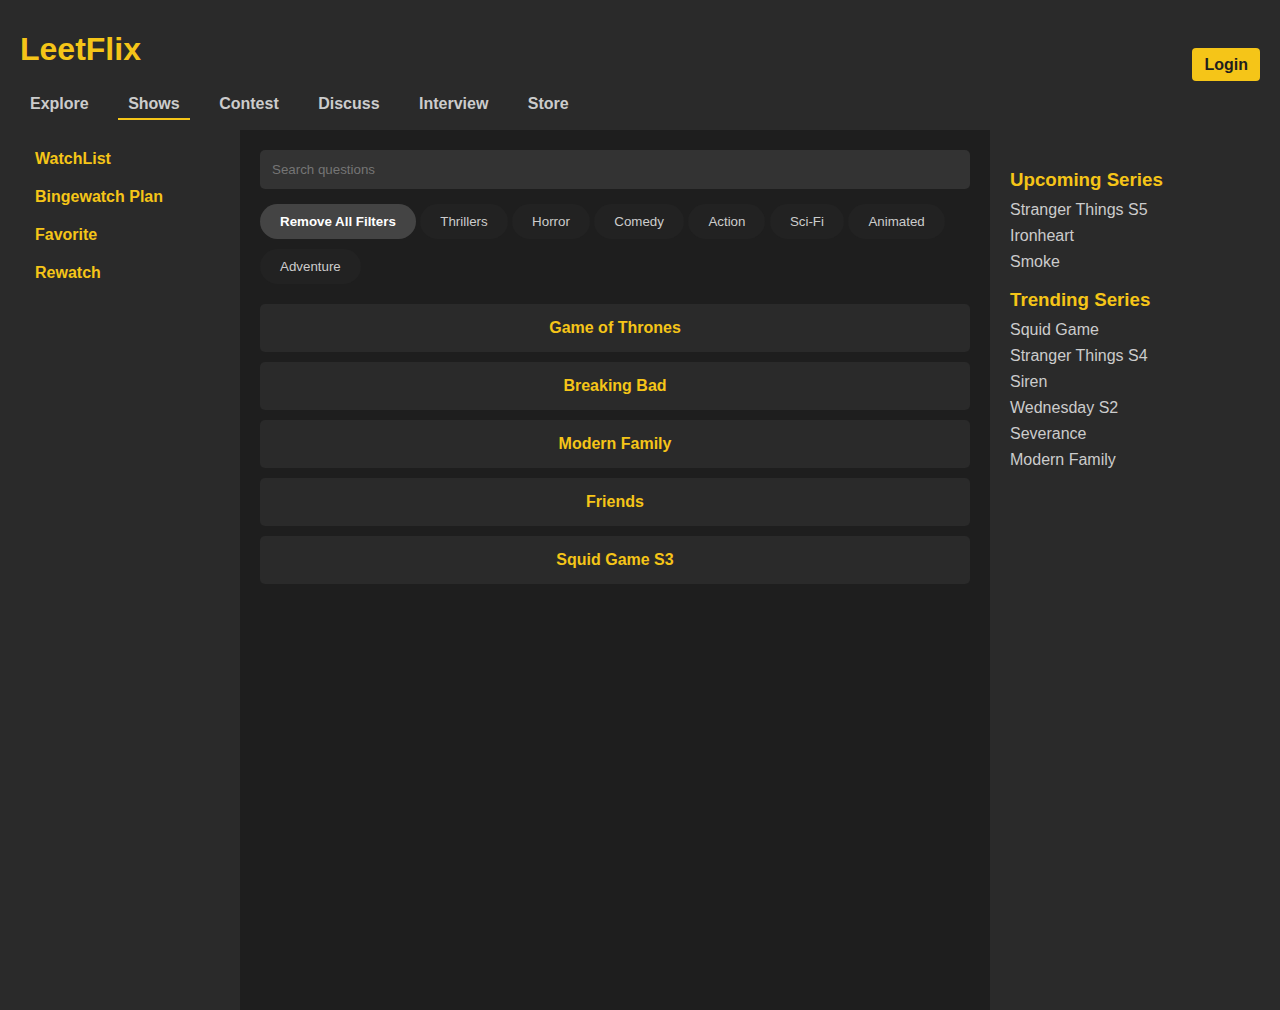
<file: index.html>
<!DOCTYPE html>
<html lang="en">

<head>
    <meta charset="UTF-8">
    <meta name="viewport" content="width=device-width, initial-scale=1.0">
    <title>LeetFlix</title>
    <link rel="stylesheet" href="style.css">
    <script src="script.js" defer></script>
</head>

<body>
    <header>
        <div class="nav-top">
            <h1>LeetFlix</h1>
            <nav>
                <a href="#">Explore</a>
                <a href="#" class="active">Shows</a>
                <a href="#">Contest</a>
                <a href="#">Discuss</a>
                <a href="#">Interview</a>
                <a href="#">Store</a>
            </nav>
        </div>

        <!-- Nav buttons -->
        <div class="nav-right">
            <a href="#" id="navButton" class="my-profile">Login</a> <!-- Default text -->
            <button id="logoutButton" class="logout" style="display:none;">Logout</button>
        </div>
    </header>

    <div class="container">
        <aside class="sidebar">
            <div class="watchlist"><a class="sidebar-a" href="#">WatchList</a></div>
            <div class="bingewatch-plan"><a class="sidebar-a" href="#">Bingewatch Plan</a></div>
            <div class="favs">
                <div><a href="#">Favorite</a></div>
                <div><a href="#">Rewatch</a></div>
            </div>
        </aside>

        <main>
            <div class="filters">
                <input type="text" id="searchInput" placeholder="Search questions" onkeyup="filterProblems()" />
                <div class="tags">
                    <button id="clearFilters">Remove All Filters</button>
                    <button>Thrillers</button>
                    <button>Horror</button>
                    <button>Comedy</button>
                    <button>Action</button>
                    <button>Sci-Fi</button>
                    <button>Animated</button>
                    <button>Adventure</button>
                </div>
            </div>

            <div class="problems" id="problemsList">
                <div class="problem"><a href="#">Game of Thrones</a></div>
                <div class="problem"><a href="#">Breaking Bad</a></div>
                <div class="problem"><a href="#">Modern Family</a></div>
                <div class="problem"><a href="#">Friends</a></div>
                <div class="problem"><a href="#">Squid Game S3</a></div>
            </div>
        </main>

        <aside class="right-sidebar">
            <div class="calendar">
                <h3>Upcoming Series</h3>
                <span>Stranger Things S5</span>
                <span>Ironheart</span>
                <span>Smoke</span>
            </div>
            <div class="trending_series">
                <h3>Trending Series</h3>
                <span>Squid Game</span>
                <span>Stranger Things S4</span>
                <span>Siren</span>
                <span>Wednesday S2</span>
                <span>Severance</span>
                <span>Modern Family</span>
            </div>
        </aside>
    </div>
</body>

</html>
</file>
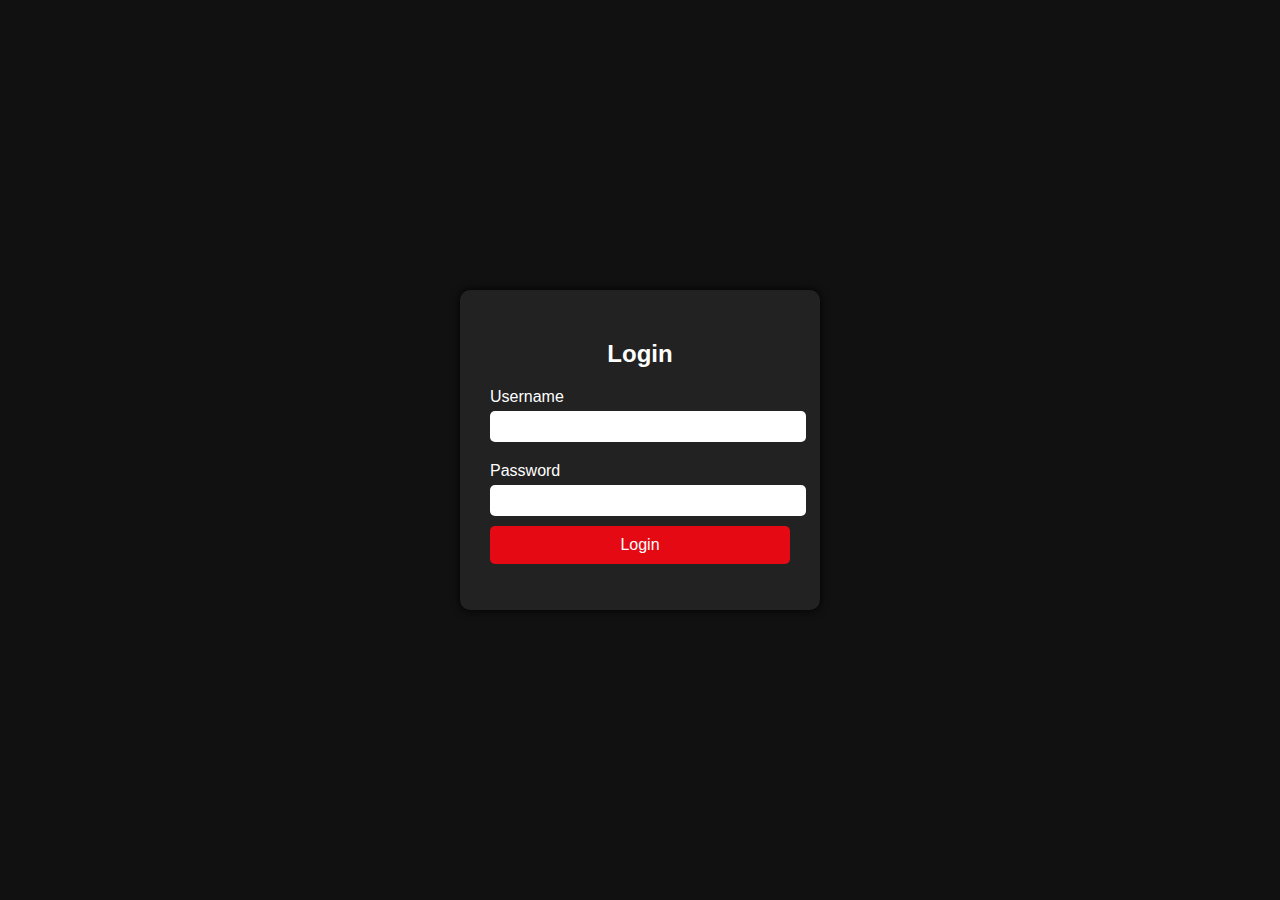
<file: login.html>
<!DOCTYPE html>
<html lang="en">

<head>
    <meta charset="UTF-8">
    <meta name="viewport" content="width=device-width, initial-scale=1.0">
    <title>Login - LeetFlix</title>
    <style>
        body {
            font-family: Arial, sans-serif;
            background-color: #111;
            color: #fff;
            display: flex;
            justify-content: center;
            align-items: center;
            height: 100vh;
            margin: 0;
        }

        .login-container {
            background-color: #222;
            padding: 30px;
            border-radius: 10px;
            width: 300px;
            box-shadow: 0 0 10px #000;
        }

        h2 {
            text-align: center;
            margin-bottom: 20px;
        }

        label {
            display: block;
            margin: 10px 0 5px;
        }

        input {
            width: 100%;
            padding: 8px;
            border-radius: 5px;
            border: none;
            margin-bottom: 10px;
        }

        button {
            width: 100%;
            padding: 10px;
            background-color: #e50914;
            color: #fff;
            border: none;
            border-radius: 5px;
            cursor: pointer;
            font-size: 16px;
        }

        .error-message {
            color: #ff4c4c;
            text-align: center;
            margin-top: 10px;
        }
    </style>
</head>

<body>
    <div class="login-container">
        <h2>Login</h2>
        <form id="loginForm">
            <label for="username">Username</label>
            <input type="text" id="username" required>

            <label for="password">Password</label>
            <input type="password" id="password" required>

            <button type="submit">Login</button>
        </form>
        <p id="errorMessage" class="error-message"></p>
    </div>

    <script>
        document.addEventListener("DOMContentLoaded", () => {
            const loginForm = document.getElementById("loginForm");
            const errorMessage = document.getElementById("errorMessage");

            // Hardcoded users for testing
            const users = [
                { username: "premiumUser", password: "pass123", premium: true },  // Added 'premium' flag
                { username: "user1", password: "pass1", premium: false }           // Added 'premium' flag
            ];

            loginForm.addEventListener("submit", (e) => {
                e.preventDefault();

                const username = document.getElementById("username").value.trim();
                const password = document.getElementById("password").value.trim();

                const user = users.find(u => u.username === username && u.password === password);

                if (user) {
                    // Store user info in localStorage to track login and premium status
                    localStorage.setItem('loggedInUser', JSON.stringify(user));
                    // Redirect to index.html after login
                    window.location.href = "index.html";
                } else {
                    errorMessage.textContent = "Invalid username or password.";
                }
            });
        });
    </script>


</body>

</html>
</file>
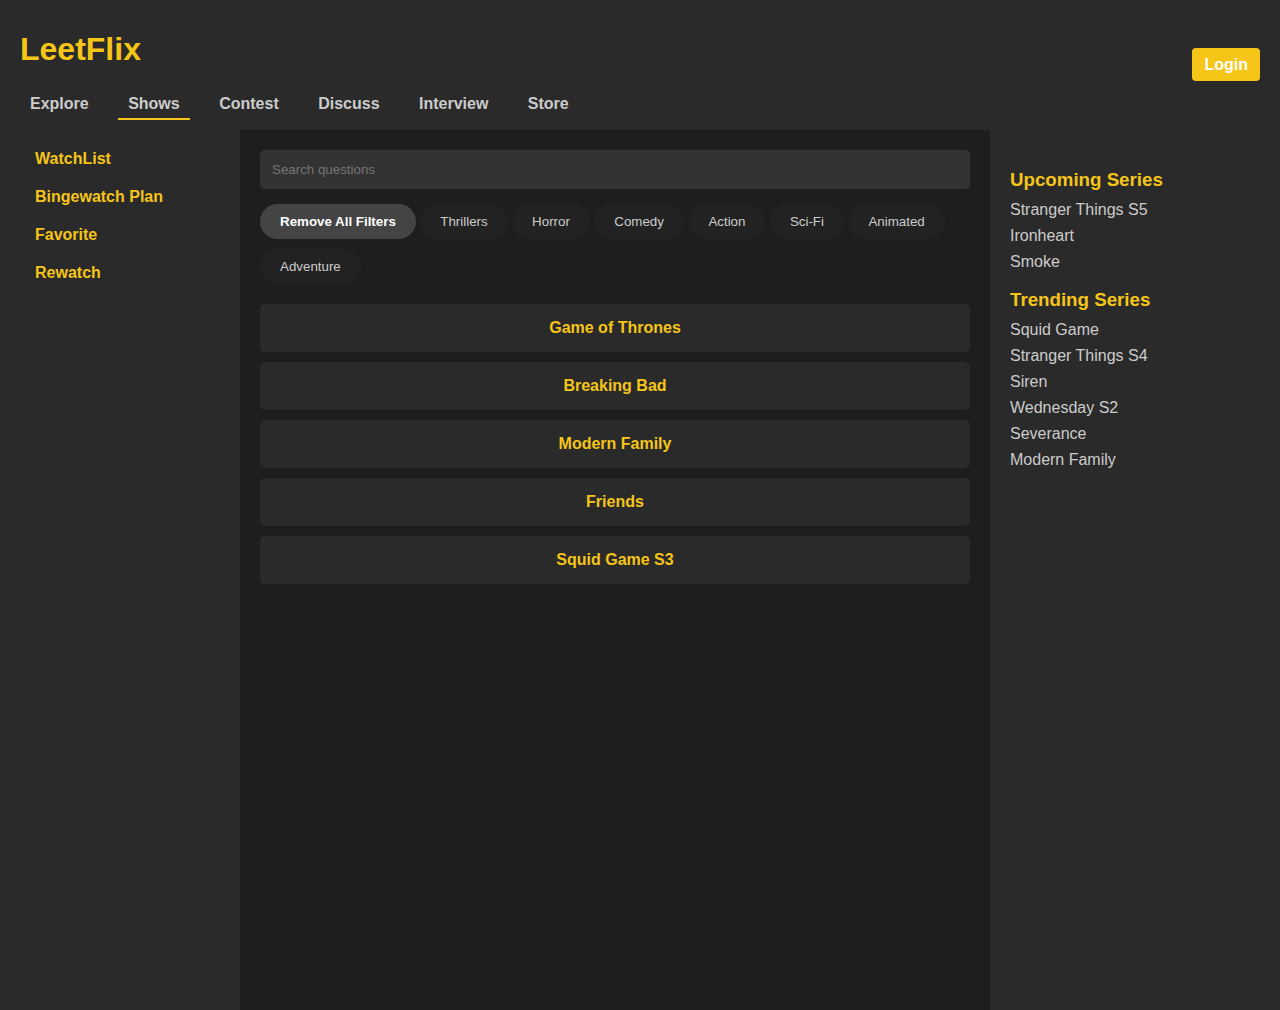
<file: shows.html>
<!DOCTYPE html>
<html lang="en">

<head>
    <meta charset="UTF-8">
    <meta name="viewport" content="width=device-width, initial-scale=1.0">
    <title>LeetFlix</title>
    <link rel="stylesheet" href="shows.css">
    <script src="shows.js" defer></script>
</head>

<body>
    <header>
        <div class="nav-top">
            <h1>LeetFlix</h1>
            <nav>
                <a href="#">Explore</a>
                <a href="#" class="active">Shows</a>
                <a href="#">Contest</a>
                <a href="#">Discuss</a>
                <a href="#">Interview</a>
                <a href="#">Store</a>
            </nav>
        </div>
        <div class="nav-right dropdown">
            <a href="#" id="navButton" class="login-btn">Login</a>
            <div id="profileDropdown" class="dropdown-content"></div>
        </div>
    </header>

    <div class="container">
        <aside class="sidebar">
            <div class="watchlist"><a class="sidebar-a" href="#">WatchList</a></div>
            <div class="bingewatch-plan"><a class="sidebar-a" href="#">Bingewatch Plan</a></div>
            <div class="favs">
                <div><a href="#">Favorite</a></div>
                <div><a href="#">Rewatch</a></div>
            </div>
        </aside>

        <main>
            <div class="filters">
                <input type="text" id="searchInput" placeholder="Search questions" onkeyup="filterProblems()" />
                <div class="tags">
                    <button id="clearFilters">Remove All Filters</button>
                    <button>Thrillers</button>
                    <button>Horror</button>
                    <button>Comedy</button>
                    <button>Action</button>
                    <button>Sci-Fi</button>
                    <button>Animated</button>
                    <button>Adventure</button>
                </div>
            </div>

            <div class="problems" id="problemsList">
                <div class="problem"><a href="#">Game of Thrones</a></div>
                <div class="problem"><a href="#">Breaking Bad</a></div>
                <div class="problem"><a href="#">Modern Family</a></div>
                <div class="problem"><a href="#">Friends</a></div>
                <div class="problem"><a href="#">Squid Game S3</a></div>
            </div>
        </main>

        <aside class="right-sidebar">
            <div class="calendar">
                <h3>Upcoming Series</h3>
                <span>Stranger Things S5</span>
                <span>Ironheart</span>
                <span>Smoke</span>
            </div>
            <div class="trending_series">
                <h3>Trending Series</h3>
                <span>Squid Game</span>
                <span>Stranger Things S4</span>
                <span>Siren</span>
                <span>Wednesday S2</span>
                <span>Severance</span>
                <span>Modern Family</span>
            </div>
        </aside>
    </div>
</body>

</html>
</file>
<file: style.css>
body {
    margin: 0;
    font-family: 'Arial', sans-serif;
    background-color: #1e1e1e;
    color: #ccc;
    display: flex;
    flex-direction: column;
    opacity: 0; /* start invisible for fade-in */
    transition: opacity 0.5s ease;
}

body.visible {
    opacity: 1; /* fade-in effect */
}

body.fade-out {
    opacity: 0; /* fade-out effect for logout */
}

header {
    display: flex;
    justify-content: space-between;
    align-items: center;
    background-color: #2a2a2a;
    padding: 10px 20px;
}

header h1 {
    color: #f5c518;
    margin-right: 20px;
}

.login-btn {
    background-color: #f5c518;
    color: #fff;
    padding: 8px 12px;
    border-radius: 4px;
    text-decoration: none;
    font-weight: bold;
    transition: all 0.3s ease;
}

.login-btn:hover {
    background-color: transparent;
    color: #f5c518;
    border: 2px solid #f5c518;
}


.logout {
  background-color: #f44336;
  border: none;
  padding: 8px 12px;
  border-radius: 4px;
  cursor: pointer;
  color: #fff;
  font-weight: bold;
  margin-left: 10px;
}

.logout:hover {
  background-color: transparent;
  color: #f44336;
  border: 2px solid #f44336;
  transition: 0.3s;
}

/* Dropdown container */
.dropdown {
    position: relative;
    display: inline-block;
}

/* Dropdown menu hidden by default */
.dropdown-content {
    display: none;
    position: absolute;
    right: 0;
    background-color: #222;
    min-width: 150px;
    box-shadow: 0px 8px 16px rgba(0,0,0,0.5);
    z-index: 100;
    border-radius: 5px;
}

/* Menu items */
.dropdown-content a {
    color: #ccc;
    padding: 10px 15px;
    text-decoration: none;
    display: block;
    transition: background 0.3s, color 0.3s;
}

.dropdown-content a:hover {
    background-color: #f5c518;
    color: #000;
}

/* Show dropdown on hover */
.dropdown:hover .dropdown-content {
    display: block;
}

nav a {
    margin-right: 15px;
    color: #ccc;
    text-decoration: none;
    font-weight: bold;
}

nav a.active {
    border-bottom: 2px solid #f5c518;
}

nav a.active:hover {
    border-bottom: 3px solid #ccc;
}

.sidebar a {
    color: #f5c518;
    background-color: transparent;
    text-decoration: none;
    padding: 10px 15px;
    transition: background-color 0.4s ease, color 0.4s ease;
}

.sidebar a:hover {
    background-color: #ccc;
    color: #000000;
}

.nav-top a {
    color: #ccc;
    text-decoration: none;
    padding: 5px 10px;
    display: inline-block;
    transition: all 0.3s ease;
}

.nav-top a:hover {
    color: #f5c518;
    border-bottom: 3px solid #ccc;
    background-color: #222;
    transform: scale(1.1);
}

.my-profile {
    background-color: #f5c518;
    padding: 8px 12px;
    border-radius: 4px;
    cursor: pointer;
    color: #1e1e1e;
    font-weight: bold;
    text-decoration: none;
}

.my-profile:hover {
    color: #f5c518;
    background-color: transparent;
    text-decoration: none;
    border: 2px solid black;
    transition: background-color 0.4s ease, color 0.4s ease;
}

.container {
    display: flex;
}

.sidebar {
    background-color: #2a2a2a;
    padding: 20px;
    min-width: 200px;
    height: calc(100vh - 60px);
}

.sidebar div {
    margin-bottom: 20px;
    font-weight: bold;
}

main {
    flex: 1;
    padding: 20px;
}

#clearFilters {
    background-color: #444;
    color: #fff;
    padding: 10px 20px;
    border-radius: 25px;
    border: none;
    cursor: pointer;
    font-weight: bold;
    margin-bottom: 10px;
    transition: all 0.3s ease;
}

#clearFilters:hover {
    background-color: #555;
}

.filters {
    display: flex;
    flex-direction: column;
    gap: 15px;
    margin-bottom: 20px;
}

.filters input {
    padding: 12px;
    border-radius: 5px;
    border: none;
    background-color: #333;
    color: #ccc;
}

.filters .tags button {
    background-color: #222;       /* default background */
    color: #ccc;                  /* default text color */
    padding: 10px 20px;
    border-radius: 25px;
    border: none;
    cursor: pointer;
    font-weight: normal;
    transition: all 0.3s ease;   /* smooth hover & toggle transitions */
}

/* Hover effect */
.filters .tags button:hover {
    background-color: #333;       /* slightly lighter on hover */
    color: rgb(0, 160, 0);        /* highlight text on hover */
    font-weight: bold;
}

/* Pressed (temporary click) effect */
.filters .tags button:active {
    background-color: #444;       /* darker for pressed feel */
    color: rgb(0, 160, 0);
    font-weight: bold;
    border: 1.5px solid rgb(0, 160, 0);
}

/* Remembered clicked state */
.filters .tags button.active {
    background-color: #333;       /* darker for pressed feel */
    color: rgb(0, 160, 0);
    font-weight: bold;
    border: 1.5px solid rgb(0, 160, 0);
}


.problems {
    display: flex;
    flex-direction: column;
    gap: 10px;
}

.problem {
    display: flex;
    justify-content: center;
    align-items: center;
    background-color: #2a2a2a;
    padding: 15px;
    border-radius: 5px;
}
.id{
    display: flex;
    justify-content: left;
    align-items: center;
    background-color: #2a2a2a;
    padding: 15px;
    border-radius: 5px;
}

.problem a, .sidebar a {
    color: #f5c518;
    text-decoration: none;
    font-weight: bold;
}

.difficulty.easy {
    background-color: #4caf50;
    color: #fff;
    padding: 4px 10px;
    border-radius: 5px;
}

.difficulty.medium {
    background-color: #ff9800;
    color: #fff;
    padding: 4px 10px;
    border-radius: 5px;
}

.difficulty.hard {
    background-color: #f44336;
    color: #fff;
    padding: 4px 10px;
    border-radius: 5px;
}

.right-sidebar {
    background-color: #2a2a2a;
    padding: 20px;
    min-width: 250px;
    height: calc(100vh - 60px);
}

.right-sidebar h3 {
    color: #f5c518;
    margin-bottom: 10px;
}

.right-sidebar span {
    display: block;
    margin-bottom: 8px;
}
</file>
<file: shows.css>
body {
    margin: 0;
    font-family: 'Arial', sans-serif;
    background-color: #1e1e1e;
    color: #ccc;
    display: flex;
    flex-direction: column;
    opacity: 0; /* start invisible for fade-in */
    transition: opacity 0.5s ease;
}

body.visible {
    opacity: 1; /* fade-in effect */
}

body.fade-out {
    opacity: 0; /* fade-out effect for logout */
}

header {
    display: flex;
    justify-content: space-between;
    align-items: center;
    background-color: #2a2a2a;
    padding: 10px 20px;
}

header h1 {
    color: #f5c518;
    margin-right: 20px;
}

.login-btn {
    background-color: #f5c518;
    color: #fff;
    padding: 8px 12px;
    border-radius: 4px;
    text-decoration: none;
    font-weight: bold;
    transition: all 0.3s ease;
}

.login-btn:hover {
    background-color: transparent;
    color: #f5c518;
    border: 2px solid #f5c518;
}


.logout {
  background-color: #f44336;
  border: none;
  padding: 8px 12px;
  border-radius: 4px;
  cursor: pointer;
  color: #fff;
  font-weight: bold;
  margin-left: 10px;
}

.logout:hover {
  background-color: transparent;
  color: #f44336;
  border: 2px solid #f44336;
  transition: 0.3s;
}

/* Dropdown container */
.dropdown {
    position: relative;
    display: inline-block;
}

/* Dropdown menu hidden by default */
.dropdown-content {
    display: none;
    position: absolute;
    right: 0;
    background-color: #222;
    min-width: 150px;
    box-shadow: 0px 8px 16px rgba(0,0,0,0.5);
    z-index: 100;
    border-radius: 5px;
}

/* Menu items */
.dropdown-content a {
    color: #ccc;
    padding: 10px 15px;
    text-decoration: none;
    display: block;
    transition: background 0.3s, color 0.3s;
}

.dropdown-content a:hover {
    background-color: #f5c518;
    color: #000;
}

/* Show dropdown on hover */
.dropdown:hover .dropdown-content {
    display: block;
}

nav a {
    margin-right: 15px;
    color: #ccc;
    text-decoration: none;
    font-weight: bold;
}

nav a.active {
    border-bottom: 2px solid #f5c518;
}

nav a.active:hover {
    border-bottom: 3px solid #ccc;
}

.sidebar a {
    color: #f5c518;
    background-color: transparent;
    text-decoration: none;
    padding: 10px 15px;
    transition: background-color 0.4s ease, color 0.4s ease;
}

.sidebar a:hover {
    background-color: #ccc;
    color: #000000;
}

.nav-top a {
    color: #ccc;
    text-decoration: none;
    padding: 5px 10px;
    display: inline-block;
    transition: all 0.3s ease;
}

.nav-top a:hover {
    color: #f5c518;
    border-bottom: 3px solid #ccc;
    background-color: #222;
    transform: scale(1.1);
}

.my-profile {
    background-color: #f5c518;
    padding: 8px 12px;
    border-radius: 4px;
    cursor: pointer;
    color: #1e1e1e;
    font-weight: bold;
    text-decoration: none;
}

.my-profile:hover {
    color: #f5c518;
    background-color: transparent;
    text-decoration: none;
    border: 2px solid black;
    transition: background-color 0.4s ease, color 0.4s ease;
}

.container {
    display: flex;
}

.sidebar {
    background-color: #2a2a2a;
    padding: 20px;
    min-width: 200px;
    height: calc(100vh - 60px);
}

.sidebar div {
    margin-bottom: 20px;
    font-weight: bold;
}

main {
    flex: 1;
    padding: 20px;
}

#clearFilters {
    background-color: #444;
    color: #fff;
    padding: 10px 20px;
    border-radius: 25px;
    border: none;
    cursor: pointer;
    font-weight: bold;
    margin-bottom: 10px;
    transition: all 0.3s ease;
}

#clearFilters:hover {
    background-color: #555;
}

.filters {
    display: flex;
    flex-direction: column;
    gap: 15px;
    margin-bottom: 20px;
}

.filters input {
    padding: 12px;
    border-radius: 5px;
    border: none;
    background-color: #333;
    color: #ccc;
}

.filters .tags button {
    background-color: #222;       /* default background */
    color: #ccc;                  /* default text color */
    padding: 10px 20px;
    border-radius: 25px;
    border: none;
    cursor: pointer;
    font-weight: normal;
    transition: all 0.3s ease;   /* smooth hover & toggle transitions */
}

/* Hover effect */
.filters .tags button:hover {
    background-color: #333;       /* slightly lighter on hover */
    color: rgb(0, 160, 0);        /* highlight text on hover */
    font-weight: bold;
}

/* Pressed (temporary click) effect */
.filters .tags button:active {
    background-color: #444;       /* darker for pressed feel */
    color: rgb(0, 160, 0);
    font-weight: bold;
    border: 1.5px solid rgb(0, 160, 0);
}

/* Remembered clicked state */
.filters .tags button.active {
    background-color: #333;       /* darker for pressed feel */
    color: rgb(0, 160, 0);
    font-weight: bold;
    border: 1.5px solid rgb(0, 160, 0);
}


.problems {
    display: flex;
    flex-direction: column;
    gap: 10px;
}

.problem {
    display: flex;
    justify-content: center;
    align-items: center;
    background-color: #2a2a2a;
    padding: 15px;
    border-radius: 5px;
}
.id{
    display: flex;
    justify-content: left;
    align-items: center;
    background-color: #2a2a2a;
    padding: 15px;
    border-radius: 5px;
}

.problem a, .sidebar a {
    color: #f5c518;
    text-decoration: none;
    font-weight: bold;
}

.difficulty.easy {
    background-color: #4caf50;
    color: #fff;
    padding: 4px 10px;
    border-radius: 5px;
}

.difficulty.medium {
    background-color: #ff9800;
    color: #fff;
    padding: 4px 10px;
    border-radius: 5px;
}

.difficulty.hard {
    background-color: #f44336;
    color: #fff;
    padding: 4px 10px;
    border-radius: 5px;
}

.right-sidebar {
    background-color: #2a2a2a;
    padding: 20px;
    min-width: 250px;
    height: calc(100vh - 60px);
}

.right-sidebar h3 {
    color: #f5c518;
    margin-bottom: 10px;
}

.right-sidebar span {
    display: block;
    margin-bottom: 8px;
}
</file>
